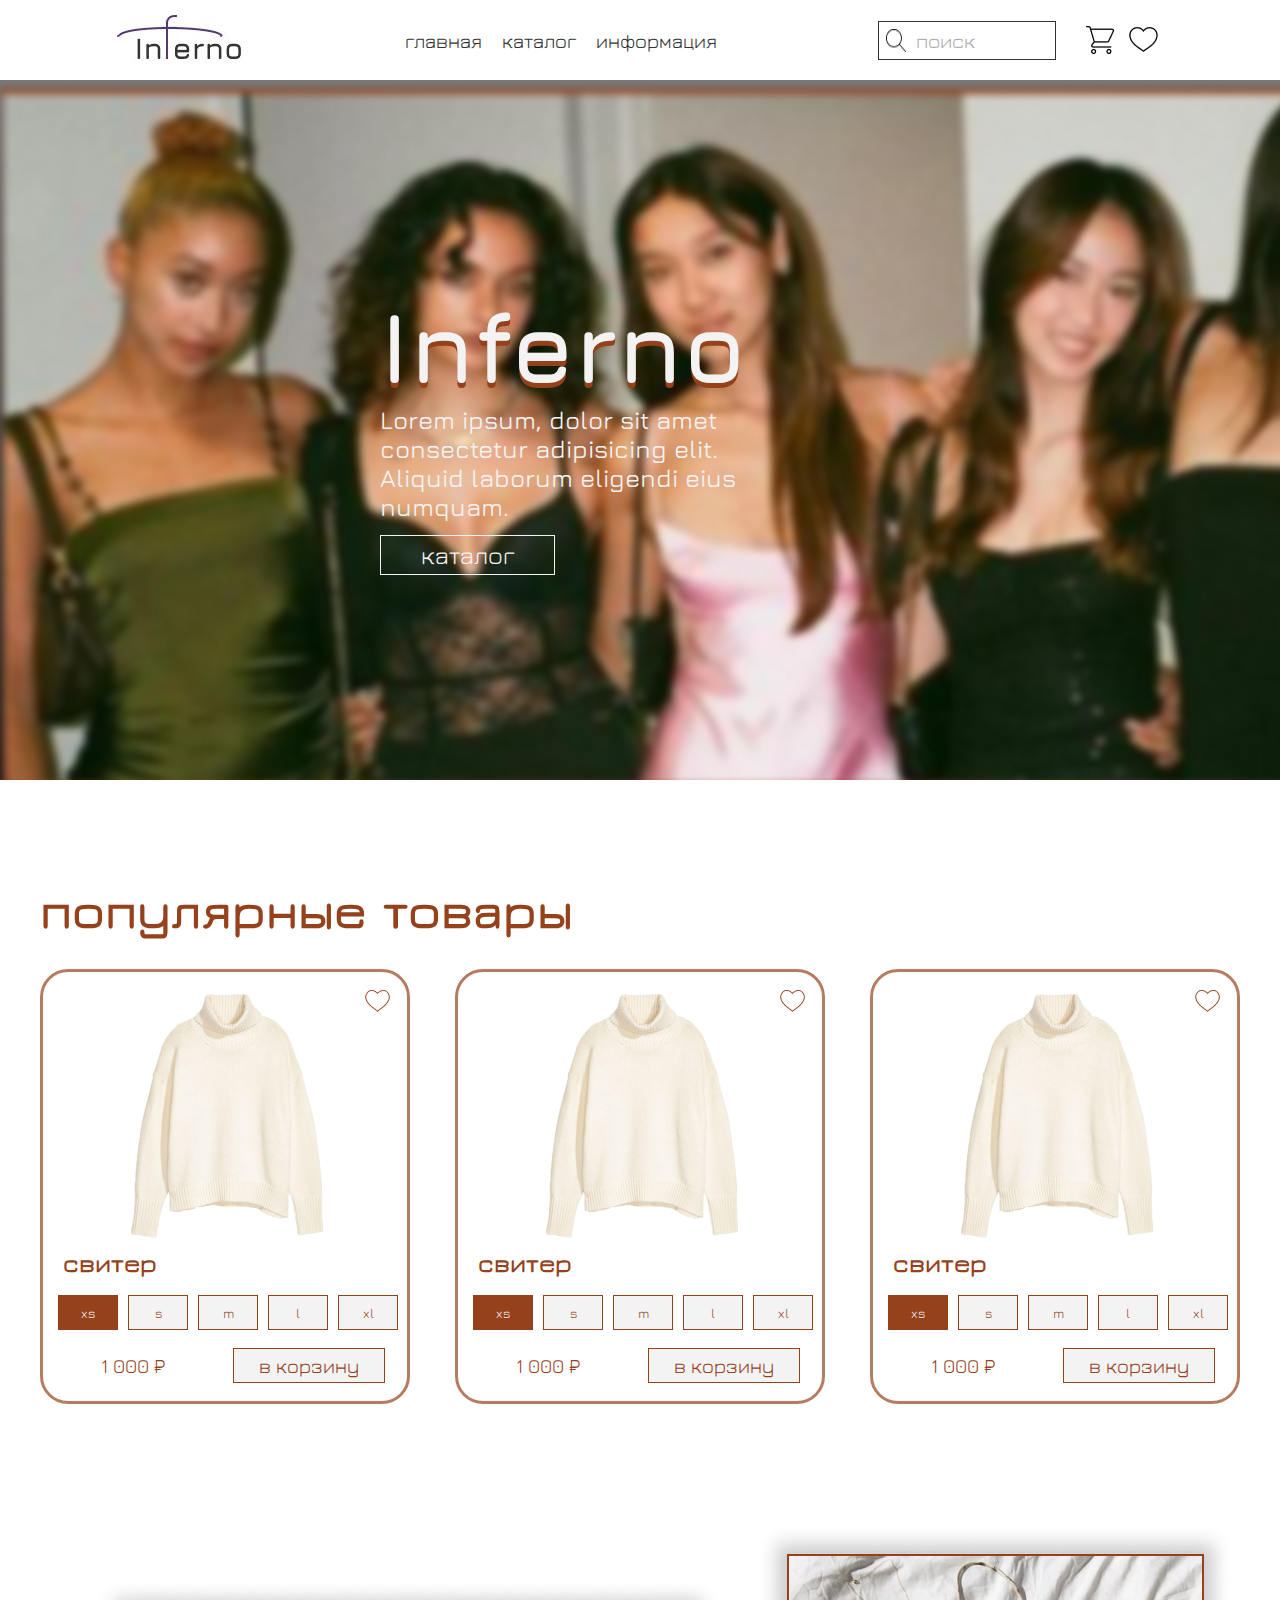
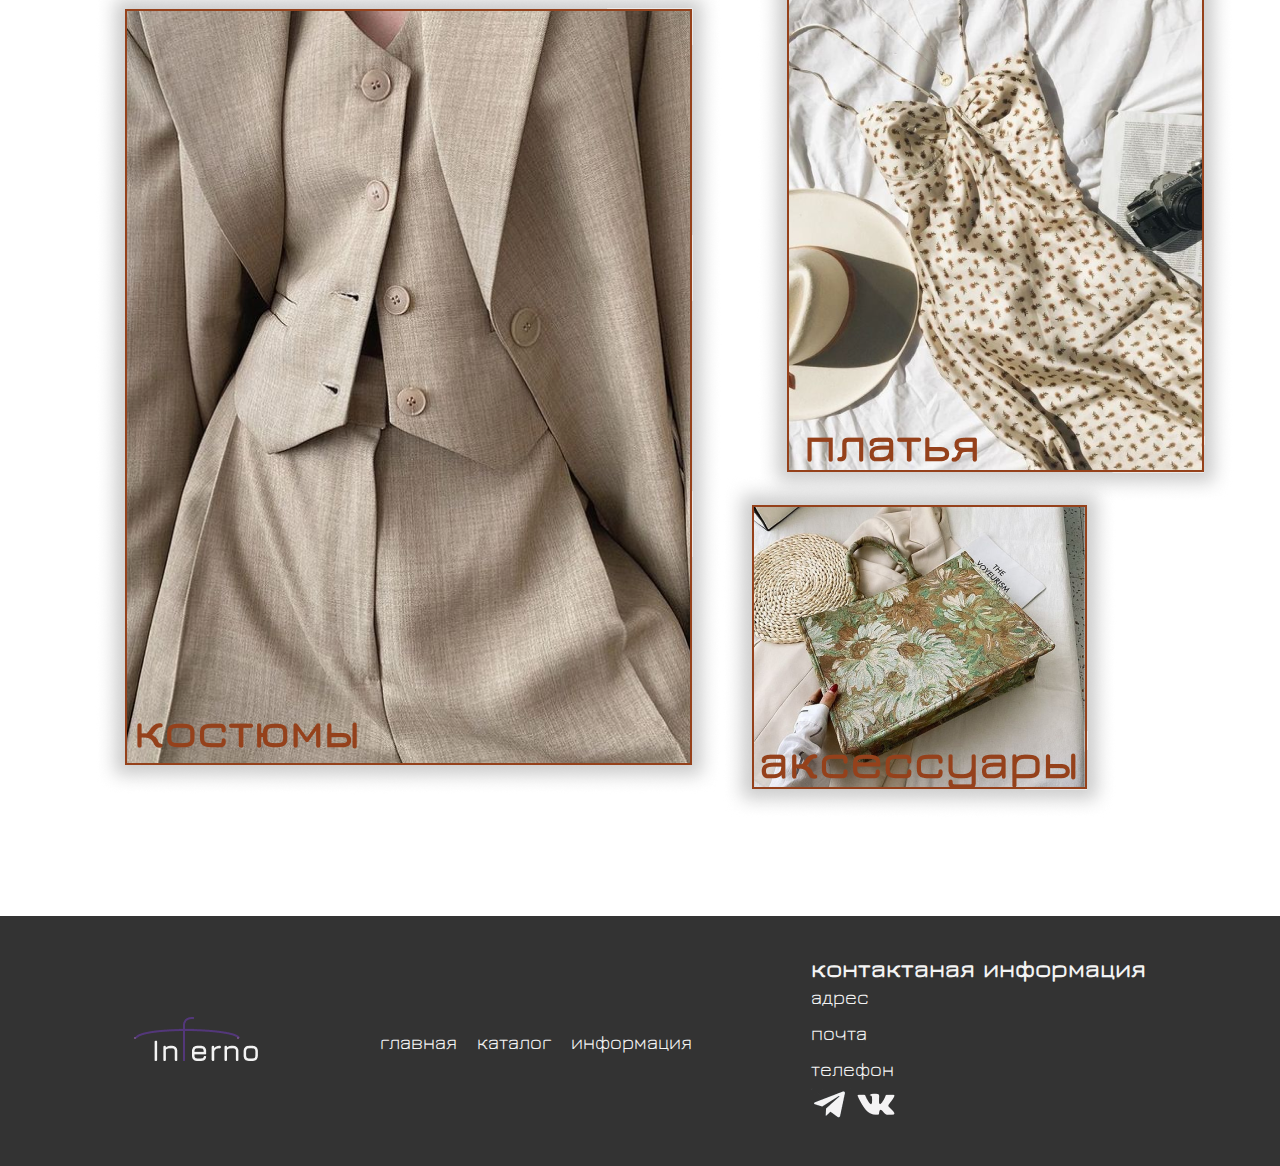
<file: index.html>
<!DOCTYPE html>
<html lang="ru">

<head>
    <meta charset="UTF-8">
    <meta http-equiv="X-UA-Compatible" content="IE=edge">
    <meta name="viewport" content="width=device-width, initial-scale=1.0">
    <title>Inferno</title>
    <link rel="stylesheet" href="css/style.css">
</head>

<body>
    <header>
        <div class="hdr content">
            <img src="./media/logo/photo_5314390974006416404_m.jpg" alt="">
            <nav>
                <a href="./index.html" class="nav-link">главная</a>
                <a href="./index_2.html" class="nav-link">каталог</a>
                <a href="#" class="nav-link">информация</a>
            </nav>
            <div class="rsi">
                <div class="poisk">
                    <img src="./media/icons/lupa.png" alt="">
                    <a href="">поиск</a>
                </div>
                <div class="krziz">
                    <a href="./index_4.html">
                        <div class="korz">
                            <img src="./media/icons/korz.png" alt="">
                        </div>
                    </a>
                    <div class="izb">
                        <img src="./media/icons/izb.png" alt="">
                    </div>
                </div>
            </div>
        </div>
    </header>
    <div class="general">
        <div class="general_content content">
            <h1>Inferno</h1>
            <p>Lorem ipsum, dolor sit amet consectetur adipisicing elit.
                Aliquid laborum eligendi eius numquam.</p>
            <button>каталог</button>
        </div>
    </div>
    <div class="poptov">
        <div class="poptov_content content">
            <h2>популярные товары</h2>
            <div class="poptov_bloks">
                <div class="poptov_blok">
                    <div class="poptovimg">
                        <img src="./media/catalog/sviter.png" alt="">
                        <div class="izbrannoe">
                            <img src="./media/icons/izbkor.png" alt="">
                        </div>
                    </div>
                    <h3>свитер</h3>
                    <div class="bttns">
                        <button class="btn-active">xs</button>
                        <button>s</button>
                        <button>m</button>
                        <button>l</button>
                        <button>xl</button>
                    </div>
                    <div class="priceAndKorz">
                        <p>1 000 ₽</p>
                        <button>в корзину</button>
                    </div>
                </div>
                <div class="poptov_blok">
                    <div class="poptovimg">
                        <img src="./media/catalog/sviter.png" alt="">
                        <div class="izbrannoe">
                            <img src="./media/icons/izbkor.png" alt="">
                        </div>
                    </div>
                    <h3>свитер</h3>
                    <div class="bttns">
                        <button class="btn-active">xs</button>
                        <button>s</button>
                        <button>m</button>
                        <button>l</button>
                        <button>xl</button>
                    </div>
                    <div class="priceAndKorz">
                        <p>1 000 ₽</p>
                        <button>в корзину</button>
                    </div>
                </div>
                <div class="poptov_blok">
                    <div class="poptovimg">
                        <img src="./media/catalog/sviter.png" alt="">
                        <div class="izbrannoe">
                            <img src="./media/icons/izbkor.png" alt="">
                        </div>
                    </div>
                    <h3>свитер</h3>
                    <div class="bttns">
                        <button class="btn-active">xs</button>
                        <button>s</button>
                        <button>m</button>
                        <button>l</button>
                        <button>xl</button>
                    </div>
                    <div class="priceAndKorz">
                        <p>1 000 ₽</p>
                        <button>в корзину</button>
                    </div>
                </div>
            </div>
        </div>
    </div>
    <div class="catalog">
        <div class="catalog_content content">
            <div class="cat_bloks">
                <div class="cat_kol1">
                    <div class="cat_blok1">
                        <img src="./media/categorii/kost.png" alt="">
                    </div>
                </div>
                <div class="cat_kol2">
                    <div class="cat_blok2">
                        <img src="./media/categorii/platya.png" alt="">
                    </div>
                    <div class="cat_blok3">
                        <img src="./media/categorii/akses.png" alt="">
                    </div>
                </div>
            </div>
        </div>
    </div>
    <footer>
        <div class="ftr content">
            <div class="logo">
                <img src="./media/logo/logo.png" alt="">
            </div>
            <nav>
                <a href="#" class="nav-ftr">главная</a>
                <a href="#" class="nav-ftr">каталог</a>
                <a href="#" class="nav-ftr">информация</a>
            </nav>
            <div class="cont_inf">
                <h3>контактаная информация</h3>
                <a href="#">адрес</a>
                <a href="#">почта</a>
                <a href="#">телефон</a>
                <div class="ic">
                    <div class="tg">
                        <img src="./media/footer/tg.png" alt="">
                    </div>
                    <img src="./media/footer/vk.png" alt="">
                </div>
            </div>
        </div>
    </footer>

</body>

</html>
</file>
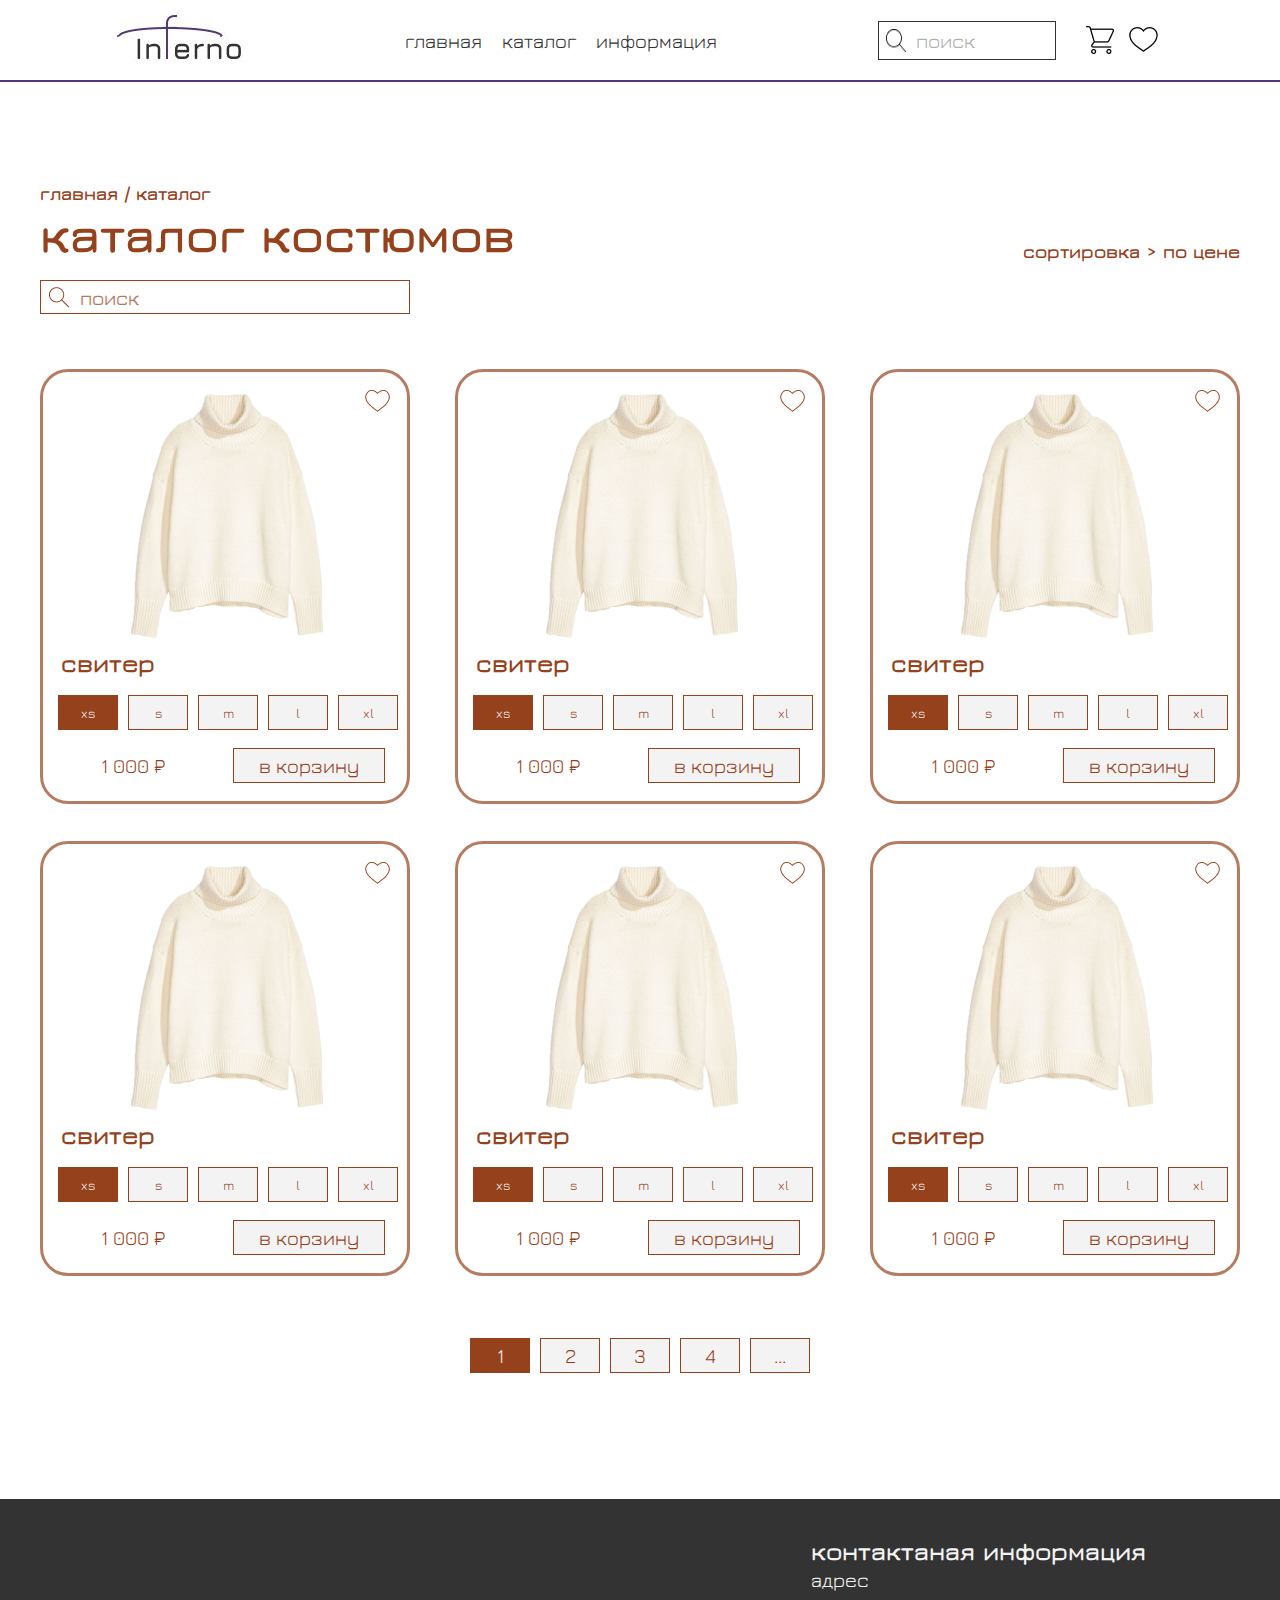
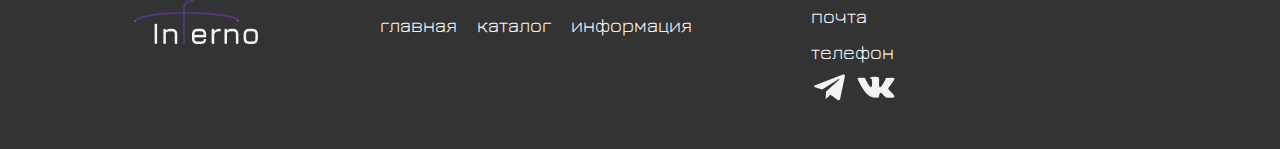
<file: index_2.html>
<!DOCTYPE html>
<html lang="ru">

<head>
    <meta charset="UTF-8">
    <meta http-equiv="X-UA-Compatible" content="IE=edge">
    <meta name="viewport" content="width=device-width, initial-scale=1.0">
    <title>Inferno</title>
    <link rel="stylesheet" href="css/style.css">
</head>

<body>
    <header>
        <div class="hdr content">
            <img src="./media/logo/photo_5314390974006416404_m.jpg" alt="">
            <nav>
                <a href="./index.html" class="nav-link">главная</a>
                <a href="./index_2.html" class="nav-link">каталог</a>
                <a href="#" class="nav-link">информация</a>
            </nav>
            <div class="rsi">
                <div class="poisk">
                    <img src="./media/icons/lupa.png" alt="">
                    <a href="">поиск</a>
                </div>
                <div class="krziz">
                    <a href="./index_4.html">
                        <div class="korz">
                            <img src="./media/icons/korz.png" alt="">
                        </div>
                    </a>
                    <div class="izb">
                        <img src="./media/icons/izb.png" alt="">
                    </div>
                </div>
            </div>
        </div>
    </header>
    <div class="cattov">
        <div class="cat_tov content">
            <h3>главная / каталог</h3>
            <h2>каталог костюмов</h2>
            <div class="poisk_sort">
                <div class="poisk">
                    <img src="./media/icons/lupa2.png" alt="">
                    <a href="">поиск</a>
                </div>
                <h3><span>сортировка > </span>по цене</h3>
            </div>
            <div class="poptov_bloks">
                <a href="./index_3.html">
                    <div class="poptov_blok">
                        <div class="poptovimg">
                            <img src="./media/catalog/sviter.png" alt="">
                            <div class="izbrannoe">
                                <img src="./media/icons/izbkor.png" alt="">
                            </div>
                        </div>
                        <h3>свитер</h3>
                        <div class="bttns">
                            <button class="btn-active">xs</button>
                            <button>s</button>
                            <button>m</button>
                            <button>l</button>
                            <button>xl</button>
                        </div>
                        <div class="priceAndKorz">
                            <p>1 000 ₽</p>
                            <button>в корзину</button>
                        </div>
                    </div>
                </a>
                <a href="./index_3.html">
                    <div class="poptov_blok">
                        <div class="poptovimg">
                            <img src="./media/catalog/sviter.png" alt="">
                            <div class="izbrannoe">
                                <img src="./media/icons/izbkor.png" alt="">
                            </div>
                        </div>
                        <h3>свитер</h3>
                        <div class="bttns">
                            <button class="btn-active">xs</button>
                            <button>s</button>
                            <button>m</button>
                            <button>l</button>
                            <button>xl</button>
                        </div>
                        <div class="priceAndKorz">
                            <p>1 000 ₽</p>
                            <button>в корзину</button>
                        </div>
                    </div>
                </a>
                <a href="./index_3.html">
                    <div class="poptov_blok">
                        <div class="poptovimg">
                            <img src="./media/catalog/sviter.png" alt="">
                            <div class="izbrannoe">
                                <img src="./media/icons/izbkor.png" alt="">
                            </div>
                        </div>
                        <h3>свитер</h3>
                        <div class="bttns">
                            <button class="btn-active">xs</button>
                            <button>s</button>
                            <button>m</button>
                            <button>l</button>
                            <button>xl</button>
                        </div>
                        <div class="priceAndKorz">
                            <p>1 000 ₽</p>
                            <button>в корзину</button>
                        </div>
                    </div>
                </a>
            </div>
            <div class="poptov_bloks">
                <a href="./index_3.html">
                    <div class="poptov_blok2">
                        <div class="poptovimg">
                            <img src="./media/catalog/sviter.png" alt="">
                            <div class="izbrannoe">
                                <img src="./media/icons/izbkor.png" alt="">
                            </div>
                        </div>
                        <h3>свитер</h3>
                        <div class="bttns">
                            <button class="btn-active">xs</button>
                            <button>s</button>
                            <button>m</button>
                            <button>l</button>
                            <button>xl</button>
                        </div>
                        <div class="priceAndKorz">
                            <p>1 000 ₽</p>
                            <button>в корзину</button>
                        </div>
                    </div>
                </a>
                <a href="./index_3.html">
                    <div class="poptov_blok2">
                        <div class="poptovimg">
                            <img src="./media/catalog/sviter.png" alt="">
                            <div class="izbrannoe">
                                <img src="./media/icons/izbkor.png" alt="">
                            </div>
                        </div>
                        <h3>свитер</h3>
                        <div class="bttns">
                            <button class="btn-active">xs</button>
                            <button>s</button>
                            <button>m</button>
                            <button>l</button>
                            <button>xl</button>
                        </div>
                        <div class="priceAndKorz">
                            <p>1 000 ₽</p>
                            <button>в корзину</button>
                        </div>
                    </div>
                </a>
                <a href="./index_3.html">
                    <div class="poptov_blok2">
                        <div class="poptovimg">
                            <img src="./media/catalog/sviter.png" alt="">
                            <div class="izbrannoe">
                                <img src="./media/icons/izbkor.png" alt="">
                            </div>
                        </div>
                        <h3>свитер</h3>
                        <div class="bttns">
                            <button class="btn-active">xs</button>
                            <button>s</button>
                            <button>m</button>
                            <button>l</button>
                            <button>xl</button>
                        </div>
                        <div class="priceAndKorz">
                            <p>1 000 ₽</p>
                            <button>в корзину</button>
                        </div>
                    </div>
                </a>
            </div>
            <div class="bttns2">
                <button class="btn-active">1</button>
                <button>2</button>
                <button>3</button>
                <button>4</button>
                <button>...</button>
            </div>
        </div>
    </div>
    <footer>
        <div class="ftr content">
            <div class="logo">
                <img src="./media/logo/logo.png" alt="">
            </div>
            <nav>
                <a href="#" class="nav-ftr">главная</a>
                <a href="#" class="nav-ftr">каталог</a>
                <a href="#" class="nav-ftr">информация</a>
            </nav>
            <div class="cont_inf">
                <h3>контактаная информация</h3>
                <a href="#">адрес</a>
                <a href="#">почта</a>
                <a href="#">телефон</a>
                <div class="ic">
                    <div class="tg">
                        <img src="./media/footer/tg.png" alt="">
                    </div>
                    <img src="./media/footer/vk.png" alt="">
                </div>
            </div>
        </div>
    </footer>
</body>
</file>
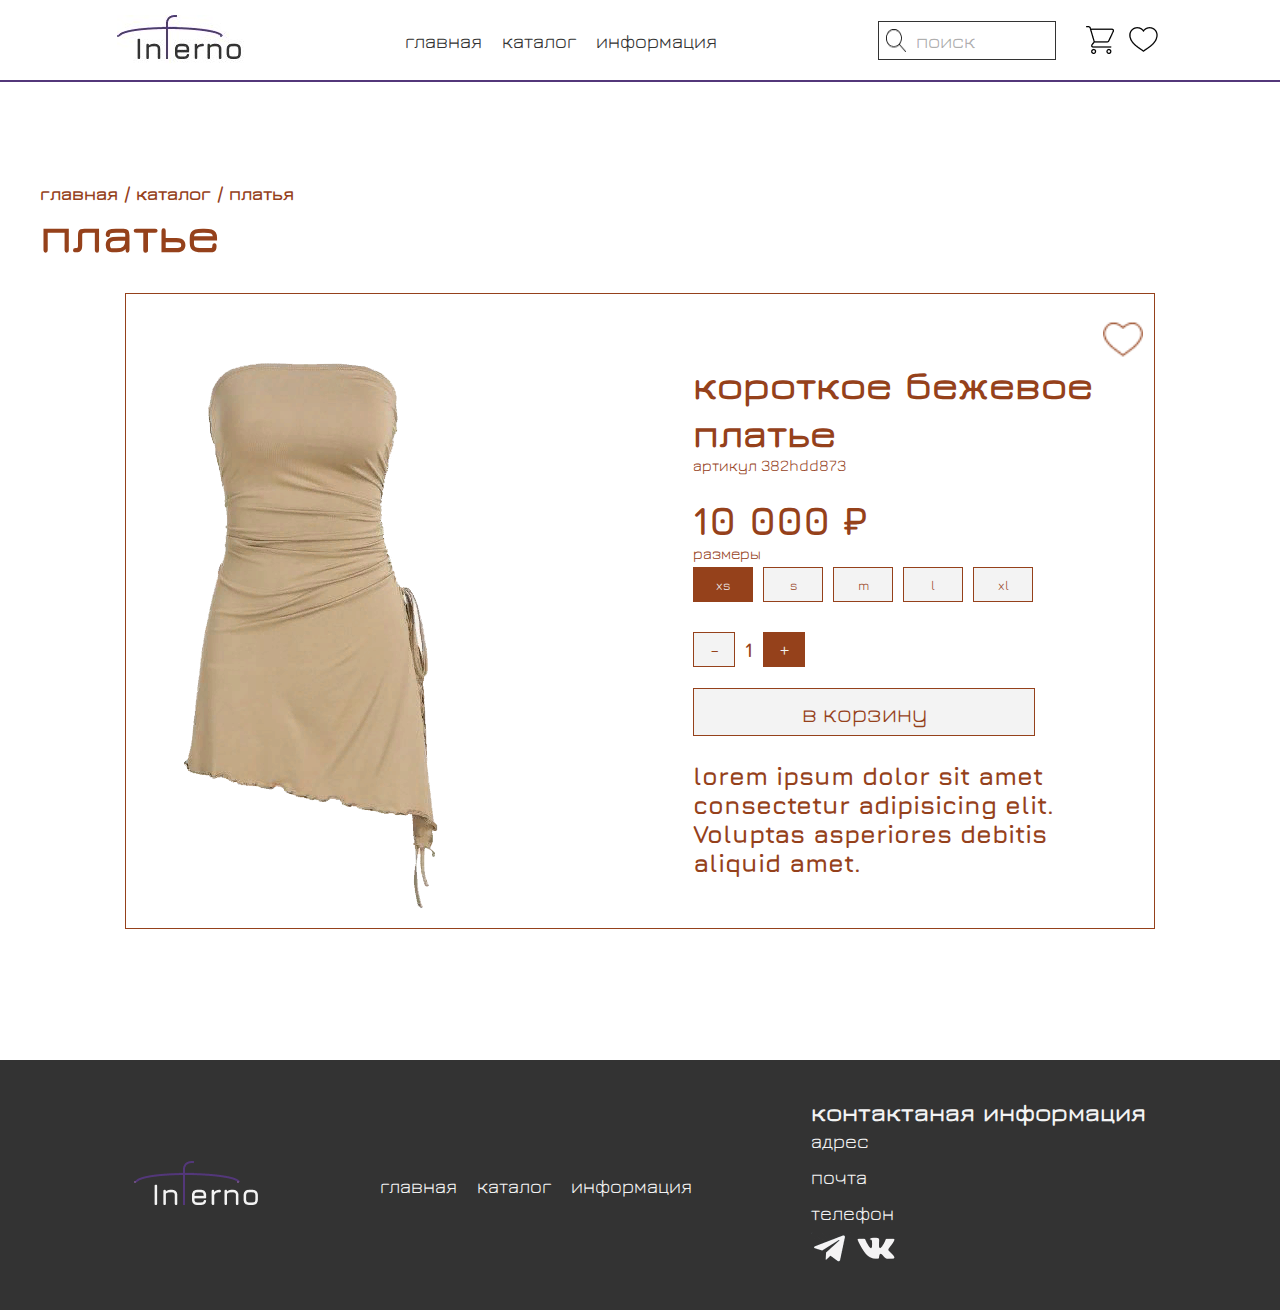
<file: index_3.html>
<!DOCTYPE html>
<html lang="ru">

<head>
    <meta charset="UTF-8">
    <meta http-equiv="X-UA-Compatible" content="IE=edge">
    <meta name="viewport" content="width=device-width, initial-scale=1.0">
    <title>Inferno</title>
    <link rel="stylesheet" href="css/style.css">
</head>

<body>
    <header>
        <div class="hdr content">
            <img src="./media/logo/photo_5314390974006416404_m.jpg" alt="">
            <nav>
                <a href="./index.html" class="nav-link">главная</a>
                <a href="./index_2.html" class="nav-link">каталог</a>
                <a href="#" class="nav-link">информация</a>
            </nav>
            <div class="rsi">
                <div class="poisk">
                    <img src="./media/icons/lupa.png" alt="">
                    <a href="">поиск</a>
                </div>
                <div class="krziz">
                    <a href="./index_4.html">
                        <div class="korz">
                            <img src="./media/icons/korz.png" alt="">
                        </div>
                    </a>
                    <div class="izb">
                        <img src="./media/icons/izb.png" alt="">
                    </div>
                </div>
            </div>
        </div>
    </header>
    <div class="strodtov">
        <div class="strodtov_content content">
            <div class="strodtov_text">
                <h3>главная / каталог / платья</h3>
                <h2>платье</h2>
            </div>
            <div class="strodtov_bloks">
                <div class="strodtov_blok">
                    <div class="strodov_kol1">
                        <img src="./media/cot_tov/cot_tov.png" alt="">
                    </div>
                    <div class="strodov_kol2">
                        <h3>короткое бежевое платье</h3>
                        <p>артикул 382hdd873</p>
                        <h4>10 000 ₽</h4>
                        <p>размеры</p>
                        <div class="bttns3">
                            <button class="btn-active">xs</button>
                            <button>s</button>
                            <button>m</button>
                            <button>l</button>
                            <button>xl</button>
                        </div>
                        <div class="bttns4">
                            <button>-</button>
                            <h5>1</h5>
                            <button class="btn-active">+</button>
                        </div>
                        <div class="vkorzinu">
                            <button>в корзину</button>
                        </div>
                        <h6>lorem ipsum dolor sit amet consectetur adipisicing elit.
                            Voluptas asperiores debitis aliquid amet.</h6>
                    </div>
                    <div class="strodov_kol3">
                        <img src="./media/icons/izbkor.png" alt="">
                    </div>
                </div>
            </div>
        </div>
    </div>
    <footer>
        <div class="ftr content">
            <div class="logo">
                <img src="./media/logo/logo.png" alt="">
            </div>
            <nav>
                <a href="#" class="nav-ftr">главная</a>
                <a href="#" class="nav-ftr">каталог</a>
                <a href="#" class="nav-ftr">информация</a>
            </nav>
            <div class="cont_inf">
                <h3>контактаная информация</h3>
                <a href="#">адрес</a>
                <a href="#">почта</a>
                <a href="#">телефон</a>
                <div class="ic">
                    <div class="tg">
                        <img src="./media/footer/tg.png" alt="">
                    </div>
                    <img src="./media/footer/vk.png" alt="">
                </div>
            </div>
        </div>
    </footer>
</body>
</file>
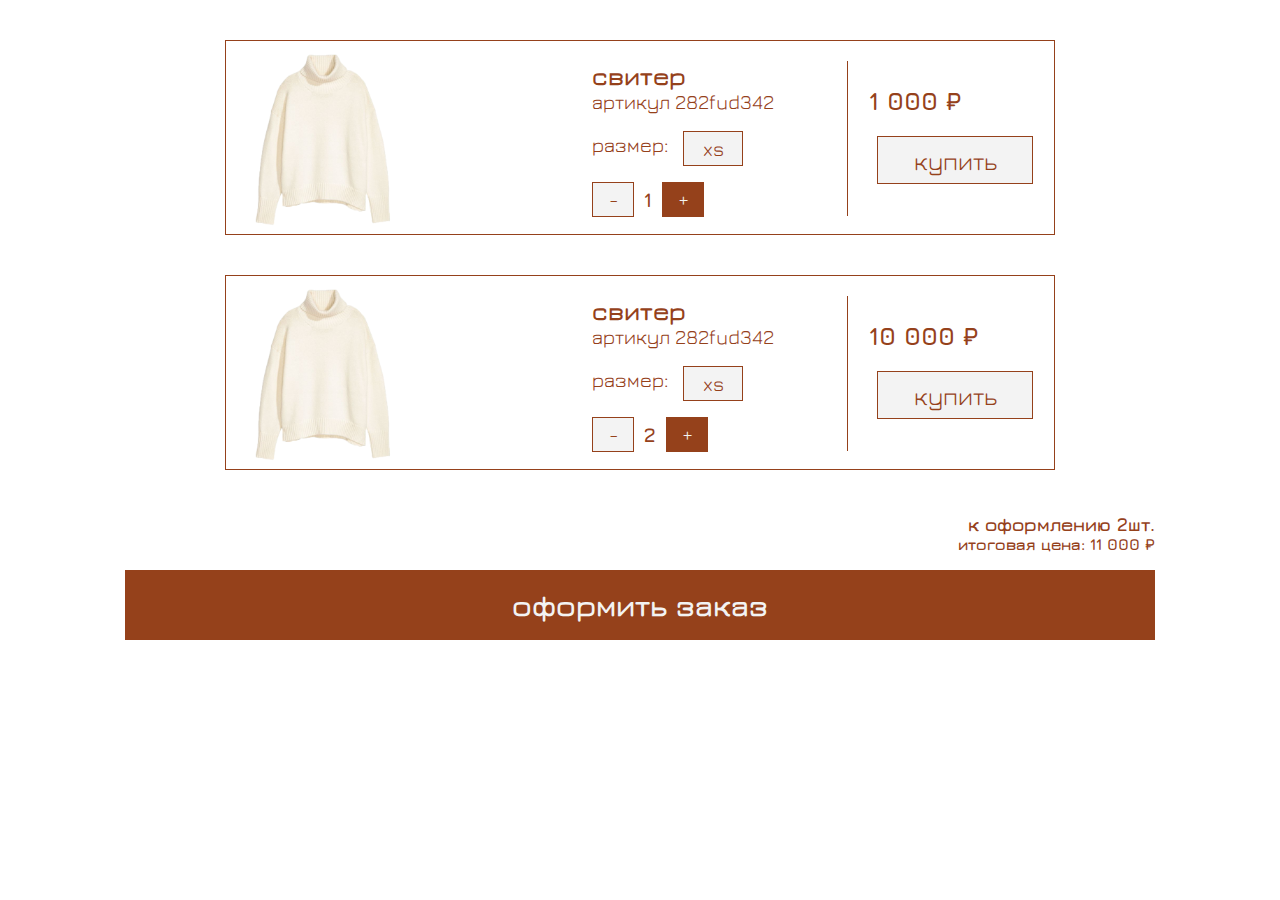
<file: index_4.html>
<!DOCTYPE html>
<html lang="ru">

<head>
    <meta charset="UTF-8">
    <meta http-equiv="X-UA-Compatible" content="IE=edge">
    <meta name="viewport" content="width=device-width, initial-scale=1.0">
    <title>Inferno</title>
    <link rel="stylesheet" href="css/style.css">
</head>

<body>
        <div class='korz_it content'>
            <div class="bloks">
                <div class="blok">
                    <img src="./media/catalog/sviter.png" alt="">
                    <div class="kol1">
                        <h3>свитер</h3>
                        <p>артикул 282fud342</p>
                        <div class="razmer">
                            <p>размер:</p>
                            <div class="bttns">
                                <button>xs</button>
                            </div>
                        </div>
                        <div class="bttns4">
                            <button>-</button>
                            <h5>1</h5>
                            <button class="btn-active">+</button>
                        </div>
                    </div>
                    <div class="kol2">
                        <div class="delete">
                            <h3>1 000 ₽</h3>
                        </div>
                        <button>купить</button>
                    </div>
                </div>
                <div class="blok">
                    <img src="./media/catalog/sviter.png" alt="">
                    <div class="kol1">
                        <h3>свитер</h3>
                        <p>артикул 282fud342</p>
                        <div class="razmer">
                            <p>размер:</p>
                            <div class="bttns">
                                <button>xs</button>
                            </div>
                        </div>
                        <div class="bttns4">
                            <button>-</button>
                            <h5>2</h5>
                            <button class="btn-active">+</button>
                        </div>
                    </div>
                    <div class="kol2">
                        <div class="delete">
                            <h3>10 000 ₽</h3>
                        </div>
                        <button>купить</button>
                    </div>
                </div>
            </div>
            <div class="korz_text">
                <h3>к оформлению 2шт.</h3>
                <h4>итоговая цена: 11 000 ₽</h4>
            </div>
            <div class="buttn">
                <button>оформить заказ</button>
            </div>
        </div>
    </div>
</body>
</file>
<file: css/style.css>
*{
    margin: 0;
    padding: 0;
    text-decoration: none;
    box-sizing: border-box;
    color: #95411B;
    font-family: jura;
    border: none;
}

@font-face {
    font-family: jura;
    src: url(../font/Jura.ttf);
}

.content{
    margin: 0 auto;
    width: 1200px;
}

header{
    height: 80px;
}

nav{
    display: flex;
    gap: 20px;
}

/* hdr1 */
.hdr{
    display: flex;
    justify-content: space-between;
    align-items: center;
    height: 80px;
    width: 1047px;
}

.nav-link{
    font-size: 20px;
    color: #333;
}

.poisk{
    padding: 7px;
    border: 1px solid #333333;
    padding-right: 80px;
    display: flex;
    gap: 10px;
}

.poisk a{
    font-size: 20px;
    color: rgb(0,0,0, 0.33);
    font-weight: 500;
}

.rsi{
    display: flex;
    flex-direction: row;
    gap: 30px;
}

.krziz{
    display: flex;
    gap: 10px;
}

.korz{
    margin-top: 5px;
    width: 28px;
    height: 28px;
}

.izb{
    width: 40px;
    height: 35px;
}
/*  */

/* general */
.general{
    height: 700px;
    background: url(../media/banners/general.png), linear-gradient(rgb(0,0,0,0.53), rgb(0,0,0,0.93));
}

h1{
    font-size: 100px;
    color: #F3F3F3;
    text-shadow: 0 5px #95411B;
    font-weight: 700;
}

.general p{
    font-size: 25px;
    font-weight: 500;
    width: 387px;
    height: 120px;
    color: #F3F3F3;
}

.general button{
    width: 175px;
    height: 40px;
    border: 1px solid #F3F3F3;
    background-color: rgb(0,0,0,0);
    font-size: 25px;
    color: #F3F3F3;
    display: flex;
    justify-content: center;
    align-items: center;
    margin-top: 10px;
}

.general_content{
    display: flex;
    flex-direction: column;
    justify-content: center;
    height: 700px;
    margin-left: 380px;
}
/*  */

/* poptov */
h2{
    font-size: 50px;
    font-weight: 700;
    margin-top: 100px;
    margin-bottom: 30px;
}

.poptov_bloks{
    display: flex;
    justify-content: space-between;
}

.poptov_blok{
    width: 370px;
    height: 435px;
    border:3px solid #95411BB0 ;
    border-radius: 28px;
}

.poptov_blok h3{
    font-size: 25px;
    font-weight: 700;
}

.poptovimg{
    display: flex;
    justify-content: end;
    gap: 26px;
    margin-top: 17px;
}

.izbrannoe{
    width: 25px;
    height: 23px;
    margin-right: 17px;
}

.poptov h3{
    margin-left: 20px;
    font-size: 25px;
}

.bttns{
    margin-top: 18px;
    display: flex;
    gap: 10px;
    margin-left: 15px;
}

.bttns button{
    width: 60px;
    height: 35px;
    background-color:#F3F3F3;
    border: 1px solid #95411B;
}

.bttns .btn-active{
    background-color: #95411B;
    color: #F3F3F3;
}

.priceAndKorz{
    display: flex;
    justify-content: space-between;
    margin-top: 18px;
    align-items: center;
    margin-left: 58px;
}

.priceAndKorz p{
    font-size: 20px;
    font-weight: medium;
}

.priceAndKorz button{
    width: 152px;
    height: 35px;
    background-color: #F3F3F3;
    color:#95411B;
    margin-right: 22px;
    font-size: 20px;
    font-weight: medium;
    border:1px solid #95411B ;
}
/*  */
/* catalog */
.catalog_content{
    margin-top: 175px;
    width: 1090px;
    height: 837px;
    margin-bottom: 100px;
}

.cat_bloks{
    display: flex;
}

.cat_blok2{
    margin-top: -55px;
    margin-left: 35px;
}

.cat_blok3{
    margin-top: -30px;
}
/*  */

/* footer */
footer{
    height: 250px;
    background-color: #333333;
}

.ftr{
    display: flex;
    justify-content: space-between;
    align-items: center;
    height: 250px;
    width: 1012px;
}

.cont_inf{
    display: flex;
    flex-direction: column;
}

.logo{
    width: 126px;
    height: 49px;
}

.nav-ftr{
    color: #F3F3F3;
    font-size: 20px;
}

.cont_inf h3{
    color:#F3F3F3;
    font-size: 25px;
    font-weight: bold;
    margin-bottom: 3px;
}

.cont_inf a{
    color:#F3F3F3;
    font-size: 20px;
    margin-bottom: 13px;
}

.ic{
    display: flex;
    margin-top: -15px;
}

.tg{
    margin-top: 10px;
}
/*  */
/* cat_tov */
.cat_tov h3{
    margin-top: 100px;
}

.cat_tov h2{
    margin-top: 0px;
    margin-bottom: 17px;
}

.cat_tov .poisk{
    width: 370px;
    height: 34px;
    color: #95411B;
    border: 1px solid #95411B;
    display: flex;
    align-items: center;
    margin-bottom: 55px;
}

.cat_tov .poisk a{
    color: #95411B;
    opacity: 0.7;
}

.poisk_sort{
    display: flex;
    justify-content: space-between;
}

.poisk_sort h3{
    margin-top: -40px;
}

.cat_tov .poptov_blok h3{
    font-size: 25px;
    font-weight: 700;
    margin-top: 0px;
    margin-left: 18px;
}

.poptov_blok2 {
    width: 370px;
    height: 435px;
    border:3px solid #95411BB0 ;
    border-radius: 28px;
    margin-top: 37px;
}

.cat_tov .poptov_blok2 h3{
    font-size: 25px;
    font-weight: 700;
    margin-top: 0px;
    margin-left: 18px;
}

.bttns2{
    margin-top: 62px;
    display: flex;
    gap: 10px;
    width: 100%;
    justify-content: center;
    margin-bottom: 126px;
}

.bttns2 button{
    width: 60px;
    height: 35px;
    background-color:#F3F3F3;
    border: 1px solid #95411B;
    font-size: 20px;
    font-weight: medium;
}

.bttns2 .btn-active{
    background-color: #95411B;
    color: #F3F3F3;
}

.cattov{
    border-top: 2px solid #53377A;
}
/*  */
/* strodtov */
.strodtov_blok{
    display: flex;
    justify-content: space-between;
    width: 1030px;
    height: 636px;
    border: 1px solid #95411B;
    margin-bottom: 131px;
}

.strodtov_bloks{
    display: flex;
    justify-content: center;
}

.strodtov_blok .strodov_kol1{
    margin-top: 66px;
    margin-left: 52px;
    margin-right: 251px;
}

.strodtov_blok .strodov_kol2{
    margin-top: 66px;
}

.strodtov_blok .strodov_kol3{
    margin-top: 27px;
    margin-right: 24px;
}

.strodtov_blok .strodov_kol3 img{
    width: 40px;
    height: 37px;
}

.strodtov_blok h3{
    font-size: 40px;
    font-weight: bold;
    width: 410px;
}

.strodtov_blok p{
    font-size: 20px;
    font-size: medium;
}

.strodtov_blok h4{
    font-size: 40px;
    font-weight: bold;
    margin-top: 22px;
}

.strodtov_blok h6{
    font-size: 25px;
    font-weight: medium;
    width: 402px;
    margin-top: 25px;
}

.bttns3{
    margin-top: 5px;
    display: flex;
    gap: 10px;
}

.bttns3 button{
    width: 60px;
    height: 35px;
    background-color:#F3F3F3;
    border: 1px solid #95411B;
}

.bttns3 .btn-active{
    background-color: #95411B;
    color: #F3F3F3;
}

.bttns4{
    margin-top: 30px;
    display: flex;
    gap: 10px;
    align-items: center;
}

.bttns4 h5{
    font-size: 20px;
    font-weight: medium;
}

.bttns4 button{
    width: 42px;
    height: 35px;
    background-color:#F3F3F3;
    border: 1px solid #95411B;
    font-size: 20px;
}

.bttns4 .btn-active{
    background-color: #95411B;
    color: #F3F3F3;
}

.strodtov_blok .vkorzinu button{
    width: 342px;
    height: 48px;
    font-size: 25px;
    color:#95411B;
    background-color: #F3F3F3;
    border: 1px solid #95411B;
    margin-top: 21px;
}

.strodtov_text h3{
    margin-top: 100px;
}

.strodtov_text h2{
    margin-top: 0px;
}

.strodtov{
    border-top:2px solid #53377A ;
}
/*  */

/* korzina */
.blok{
    width: 830px;
    height: 195px;
    border:1px solid #95411B;
    display: flex;
    margin-top: 40px;
}

.blok img{
    width: 153px;
    height: 181px;
    margin-top: 10px;
    margin-left: 22px;
}

.kol1{
    margin-left: 191px;
    margin-right: 73px;
}

.kol1 h3{
    font-size: 25px;
    margin-top: 20px;
}

.kol1 p{
    font-size: 20px;
}

.kol1 .bttns4{
    margin-top: 16px;   
}

.razmer{
    display: flex;
    align-items: center;
}

.razmer p{
    margin-top: 10px;
}

.razmer .bttns button{
    font-size: 20px;
}

.kol2{
    width: 185px;
    height: 155px;
    border-left: 1px solid #95411B;
    margin-top: 20px;
}

.kol2 h3{
    margin-top: 25px;
    font-size: 25px;
    margin-left: 21px;
    margin-bottom: 21px;
}

.kol2 button{
    width: 156px;
    height: 48px;
    font-size: 25px;
    color: #95411B;
    background-color: #F3F3F3;
    border: 1px solid #95411B;
    margin-left: 29px;
}

.bloks{
    display: flex;
    align-items: center;
    flex-direction: column;
}

.korz_text{
    margin-top: 43px;
    display: flex;
    flex-direction: column;
    justify-content: end;
    align-items: end;
    width: 1030px;
}

.korz_it .buttn button{
    width: 1030px;
    height: 70px;
    margin-top: 17px;
    font-size: 30px;
    background-color: #95411B;
    color: #F3F3F3;
    font-weight: bold;
}

.korz_it{
    display: flex;
    flex-direction: column;
    align-items: center;
}
</file>
